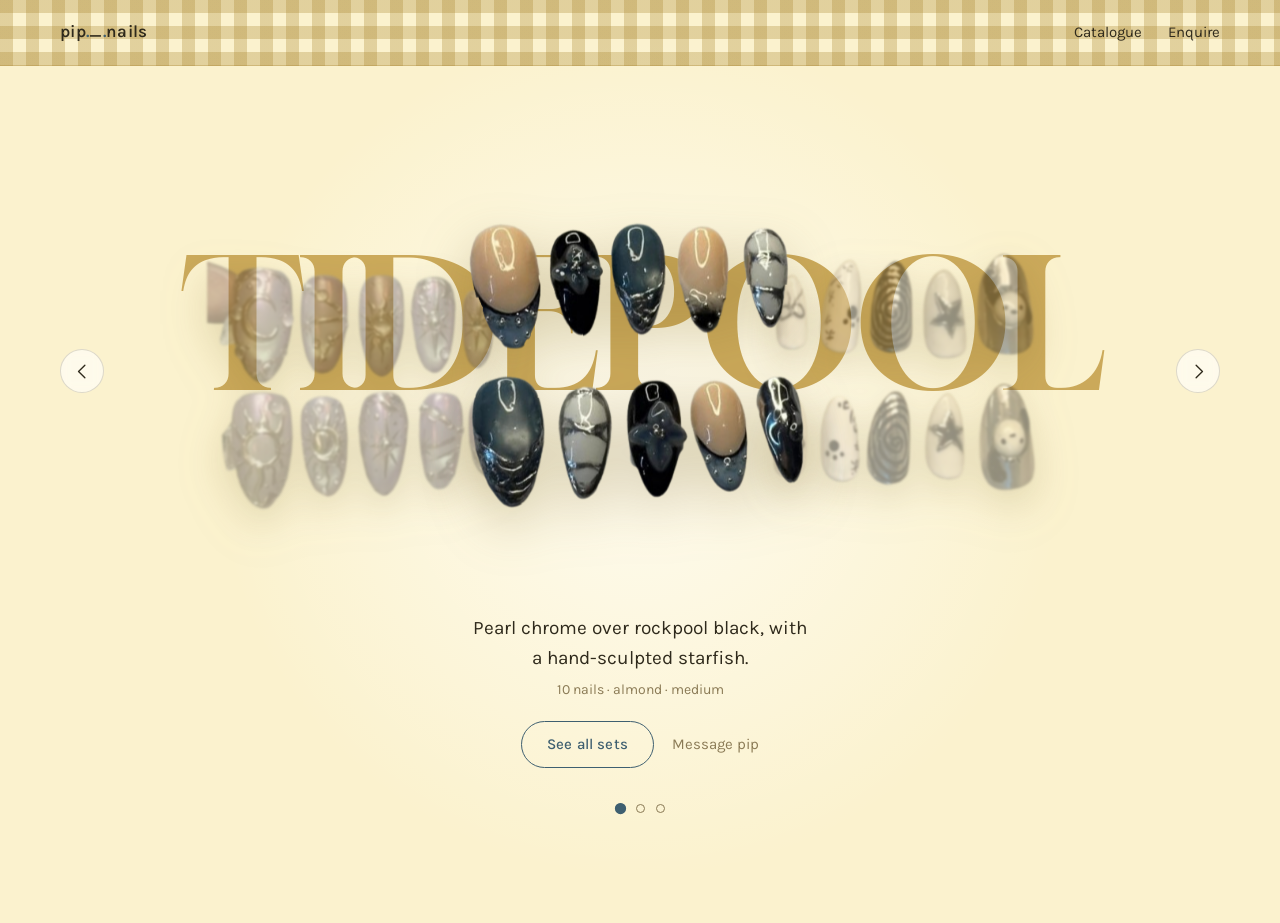
<file: index.html>
<!DOCTYPE html>
<html lang="en">
<head>
<meta charset="utf-8">
<meta name="viewport" content="width=device-width, initial-scale=1">
<title>pip._.nails — handmade press-on sets</title>
<link rel="preconnect" href="https://fonts.googleapis.com">
<link rel="preconnect" href="https://fonts.gstatic.com" crossorigin>
<link href="https://fonts.googleapis.com/css2?family=Gloock&family=Karla:ital,wght@0,400;0,500;0,600;1,400&display=swap" rel="stylesheet">
<link rel="stylesheet" href="styles.css">
</head>
<body>

<header class="topbar">
  <div class="topbar-inner">
    <span class="wordmark">pip<span class="dot">.</span>_<span class="dot">.</span>nails</span>
    <nav class="topnav">
      <a href="catalogue.html">Catalogue</a>
      <a href="https://instagram.com/pip._.nails" target="_blank" rel="noopener">Enquire</a>
    </nav>
  </div>
</header>

<main>
  <section class="hero" aria-label="Featured nail sets">

    <div class="hero-glow" aria-hidden="true"></div>

    <h1 class="setname" aria-live="polite">
      <span class="setname-text" data-setname>Tidepool</span>
    </h1>

    <div class="stage" data-stage>
      <ul class="track" data-track>
        <li class="slide" data-slide>
          <img src="images/tidepool.png" alt="Tidepool press-on set: black and slate nails with pearl chrome, shell ridges and a starfish charm.">
        </li>
        <li class="slide" data-slide>
          <img src="images/spectre.png" alt="Spectre press-on set: bone-cream nails with hand-inked spirals, a bow, a silver star and a small ghost charm.">
        </li>
        <li class="slide" data-slide>
          <img src="images/selene.png" alt="Selene press-on set: lilac chrome nails with moons, suns, starbursts and domed silver studs.">
        </li>
      </ul>

      <button class="arrow arrow-prev" data-prev aria-label="Previous set">
        <svg viewBox="0 0 24 24" aria-hidden="true"><path d="M15 4 7 12l8 8"/></svg>
      </button>
      <button class="arrow arrow-next" data-next aria-label="Next set">
        <svg viewBox="0 0 24 24" aria-hidden="true"><path d="M9 4l8 8-8 8"/></svg>
      </button>
    </div>

    <div class="caption">
      <p class="blurb" data-blurb>Pearl chrome over rockpool black, with a hand-sculpted starfish.</p>
      <p class="spec" data-spec>10 nails · almond · medium</p>
      <a class="cta" href="catalogue.html">See all sets</a>
      <a class="cta-quiet" href="https://ig.me/m/pip._.nails" target="_blank" rel="noopener">Message pip</a>
    </div>

    <div class="dots" role="tablist" aria-label="Choose a set" data-dots></div>

  </section>
</main>

<script src="carousel.js"></script>
</body>
</html>
</file>
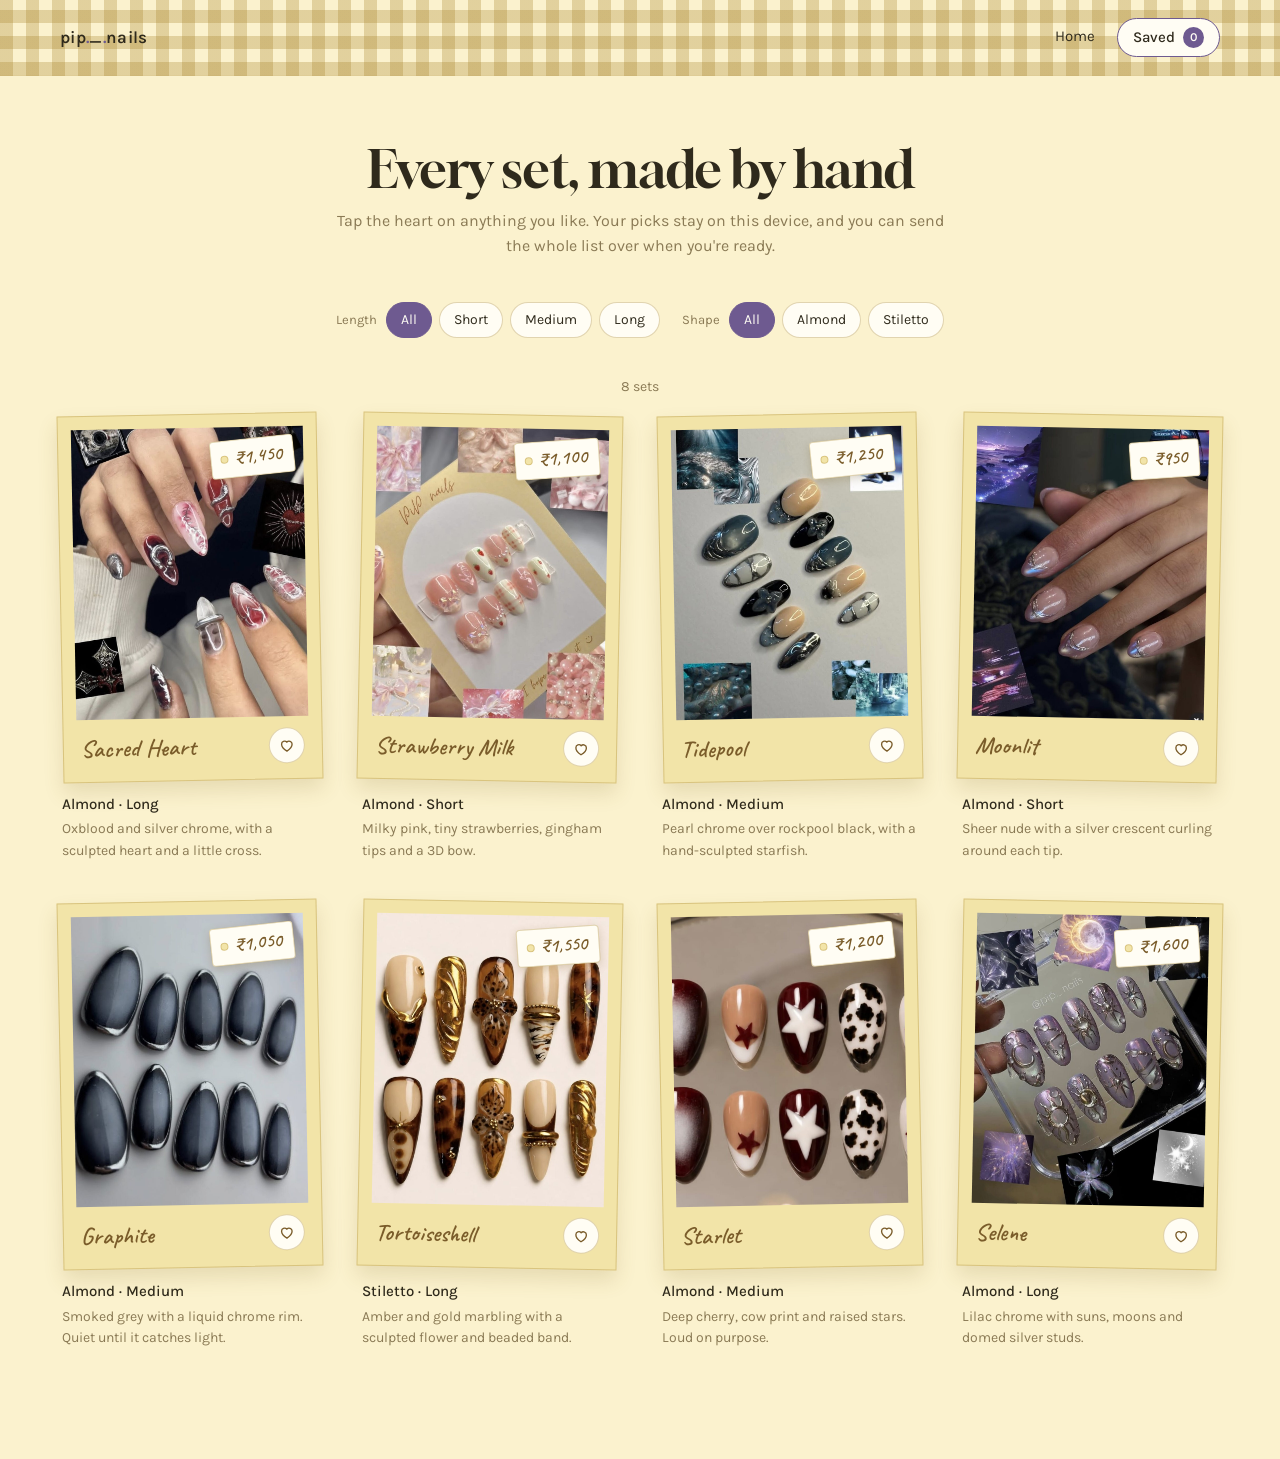
<file: catalogue.html>
<!DOCTYPE html>
<html lang="en">
<head>
<meta charset="utf-8">
<meta name="viewport" content="width=device-width, initial-scale=1">
<title>Catalogue — pip._.nails</title>
<link rel="preconnect" href="https://fonts.googleapis.com">
<link rel="preconnect" href="https://fonts.gstatic.com" crossorigin>
<link href="https://fonts.googleapis.com/css2?family=Caveat:wght@500;600&family=Gloock&family=Karla:wght@400;500;600&display=swap" rel="stylesheet">
<link rel="stylesheet" href="catalogue.css">
</head>
<body>

<header class="topbar">
  <div class="topbar-inner">
    <a class="wordmark" href="index.html">pip<span class="dot">.</span>_<span class="dot">.</span>nails</a>
    <nav class="topnav">
      <a href="index.html">Home</a>
      <button class="saved-toggle" data-open-drawer aria-expanded="false">
        Saved <span class="count" data-count>0</span>
      </button>
    </nav>
  </div>
</header>

<main>
  <div class="page-head">
    <h1>Every set, made by hand</h1>
    <p>Tap the heart on anything you like. Your picks stay on this device, and you can send the whole list over when you're ready.</p>
  </div>

  <div class="filters" data-filters>
    <div class="filter-group" data-group="length">
      <span>Length</span>
      <button class="chip" data-value="all" aria-pressed="true">All</button>
      <button class="chip" data-value="Short" aria-pressed="false">Short</button>
      <button class="chip" data-value="Medium" aria-pressed="false">Medium</button>
      <button class="chip" data-value="Long" aria-pressed="false">Long</button>
    </div>

    <div class="filter-group" data-group="shape">
      <span>Shape</span>
      <button class="chip" data-value="all" aria-pressed="true">All</button>
      <button class="chip" data-value="Almond" aria-pressed="false">Almond</button>
      <button class="chip" data-value="Stiletto" aria-pressed="false">Stiletto</button>
    </div>
  </div>

  <p class="result-count" data-result-count></p>

  <ul class="grid" data-grid></ul>
</main>

<!-- saved drawer -->
<div class="scrim" data-scrim hidden></div>

<aside class="drawer" data-drawer aria-label="Saved sets" hidden>
  <div class="drawer-head">
    <h2>Your picks</h2>
    <button class="icon-btn" data-close-drawer aria-label="Close saved list">
      <svg viewBox="0 0 24 24" aria-hidden="true"><path d="M6 6l12 12M18 6L6 18"/></svg>
    </button>
  </div>

  <div class="drawer-body" data-drawer-body></div>

  <div class="drawer-foot" data-drawer-foot hidden>
    <p class="total">Total <b data-total></b></p>
    <button class="btn-primary" data-enquire>Copy list and message pip</button>
    <button class="btn-quiet" data-clear>Clear all</button>
  </div>
</aside>

<div class="toast" data-toast role="status" aria-live="polite"></div>

<script src="catalogue.js"></script>
</body>
</html>
</file>
<file: styles.css>
/* ── tokens ─────────────────────────────────────────────── */
:root{
  --ink:        #2f2a1c;   /* warm near-brown, softer than black on cream */
  --muted:      #8a7a55;
  --line:       rgba(47,42,28,.16);

  /* set-specific, swapped by carousel.js */
  --bg:         #fbf2ce;   /* page ground */
  --word:       #f0e0a4;   /* the giant set name, tone-on-tone */
  --accent:     #3e5f70;   /* dots, button, underlines */
  --accent-dim: #3e5f7029;
}

*{box-sizing:border-box}

html,body{margin:0;padding:0}

body{
  background:var(--bg);
  color:var(--ink);
  font-family:"Karla",-apple-system,BlinkMacSystemFont,"Segoe UI",sans-serif;
  font-size:16px;
  line-height:1.55;
  -webkit-font-smoothing:antialiased;
  overflow-x:hidden;
  transition:background 1.1s ease;
}

a{color:inherit}

:focus-visible{
  outline:2px solid var(--accent);
  outline-offset:3px;
  border-radius:2px;
}

/* ── top bar ────────────────────────────────────────────── */
/* Gingham is two sets of translucent bands crossing each other: where they
   overlap you get the dark square, where one runs alone the mid tone, and the
   page colour shows through as the light square. Because that light square is
   the page itself, the check re-tints as the set changes. */
.topbar{
  --check: 13px;
  --thread: rgba(168,132,44,.30);

  width:100%;
  position:relative;
  z-index:5;
  border-bottom:1px solid rgba(168,132,44,.32);
  background-image:
    repeating-linear-gradient(90deg,
      var(--thread) 0 var(--check), transparent 0 calc(var(--check) * 2)),
    repeating-linear-gradient(0deg,
      var(--thread) 0 var(--check), transparent 0 calc(var(--check) * 2));
}

.topbar-inner{
  width:min(1160px,92vw);
  margin:0 auto;
  padding:18px 0;
  display:flex;
  align-items:baseline;
  justify-content:space-between;
  gap:20px;
}

.wordmark{
  font-size:1.0625rem;
  letter-spacing:.02em;
  font-weight:600;
}
.wordmark .dot{color:var(--accent);transition:color 1.1s ease}

.topnav{display:flex;gap:26px}
.topnav a{
  text-decoration:none;
  color:var(--ink);
  font-size:.9375rem;
  padding-bottom:2px;
  border-bottom:1px solid transparent;
  transition:border-color .25s ease;
}
.topnav a:hover{border-bottom-color:var(--accent)}

/* ── hero shell ─────────────────────────────────────────── */
.hero{
  width:min(1160px,92vw);
  margin:0 auto;
  min-height:calc(100svh - 60px);
  padding:clamp(20px,5vh,56px) 0 40px;
  display:flex;
  flex-direction:column;
  align-items:center;
  justify-content:center;
  position:relative;
  text-align:center;
}

/* soft pool of light the nails sit in */
.hero-glow{
  position:absolute;
  top:46%;
  left:50%;
  width:min(940px,120vw);
  aspect-ratio:1;
  translate:-50% -50%;
  background:radial-gradient(circle at 50% 50%,
              rgba(255,253,244,.85) 0%,
              rgba(255,253,244,0) 64%);
  pointer-events:none;
  z-index:0;
}

/* ── the big set name, sitting behind the nails ─────────── */
.setname{
  margin:0;
  position:absolute;
  top:clamp(84px,20vh,190px);
  left:0;
  right:0;
  z-index:1;
  pointer-events:none;
  font-family:"Gloock",Georgia,serif;
  font-weight:400;
  font-size:clamp(3.6rem,15.5vw,11.25rem);
  line-height:.86;
  letter-spacing:-.025em;
  text-transform:uppercase;
  color:var(--word);
  transition:color 1.1s ease;
}

.setname-text{
  display:inline-block;
  transition:opacity .5s ease,transform .5s ease;
}
.setname-text.is-out{opacity:0;transform:translateY(14px)}

/* ── carousel stage ─────────────────────────────────────── */
.stage{
  position:relative;
  z-index:2;
  width:100%;
  height:clamp(300px,46vh,460px);
  perspective:1400px;
  touch-action:pan-y;
}

.track{
  list-style:none;
  margin:0;
  padding:0;
  position:absolute;
  inset:0;
  transform-style:preserve-3d;
}

.slide{
  position:absolute;
  top:50%;
  left:50%;
  width:clamp(250px,36vw,430px);
  translate:-50% -50%;
  transition:transform 1.05s cubic-bezier(.33,.06,.2,1),
             opacity   1.05s ease,
             filter    1.05s ease;
  will-change:transform,opacity;
}

/* used for a single frame when a slide wraps round the back */
.slide.no-anim{transition:none}

.slide img{
  display:block;
  width:100%;
  height:auto;
  /* warm shadow so the cut-outs sit on the cream rather than float over it */
  filter:drop-shadow(0 20px 26px rgba(122,98,34,.30));
}

/* positional states, applied by carousel.js */
.slide[data-pos="0"]{
  transform:translateZ(0) scale(1);
  opacity:1;
  z-index:3;
}
.slide[data-pos="-1"]{
  transform:translateX(-72%) translateZ(-220px) rotateY(26deg) scale(.86);
  opacity:.42;
  z-index:2;
  filter:blur(1.4px) drop-shadow(0 14px 18px rgba(122,98,34,.18));
}
.slide[data-pos="1"]{
  transform:translateX(72%) translateZ(-220px) rotateY(-26deg) scale(.86);
  opacity:.42;
  z-index:2;
  filter:blur(1.4px) drop-shadow(0 14px 18px rgba(122,98,34,.18));
}

/* ── arrows ─────────────────────────────────────────────── */
.arrow{
  position:absolute;
  top:50%;
  translate:0 -50%;
  z-index:4;
  width:44px;
  height:44px;
  display:grid;
  place-items:center;
  background:rgba(255,253,244,.78);
  border:1px solid var(--line);
  border-radius:50%;
  color:var(--ink);
  cursor:pointer;
  backdrop-filter:blur(6px);
  transition:background .25s ease,border-color .25s ease;
}
.arrow:hover{background:#fffdf4;border-color:var(--accent)}
.arrow svg{width:19px;height:19px;fill:none;stroke:currentColor;stroke-width:1.7;stroke-linecap:round;stroke-linejoin:round}
.arrow-prev{left:0}
.arrow-next{right:0}

/* ── caption ────────────────────────────────────────────── */
.caption{
  position:relative;
  z-index:3;
  margin-top:clamp(18px,4vh,40px);
  max-width:34ch;
}

.blurb{
  margin:0 0 6px;
  font-size:clamp(1rem,2.3vw,1.1875rem);
  transition:opacity .5s ease;
}
.spec{
  margin:0 0 20px;
  font-size:.875rem;
  color:var(--muted);
  transition:opacity .5s ease;
}
.blurb.is-out,.spec.is-out{opacity:0}

.cta{
  display:inline-block;
  padding:11px 25px;
  border:1px solid var(--accent);
  border-radius:999px;
  text-decoration:none;
  font-size:.9375rem;
  font-weight:500;
  letter-spacing:.01em;
  color:var(--accent);
  transition:background .3s ease,color .3s ease,border-color .9s ease;
}
.cta:hover{background:var(--accent);color:#fffdf4}

.cta-quiet{
  display:inline-block;
  margin-left:14px;
  font-size:.9375rem;
  color:var(--muted);
  text-decoration:none;
  border-bottom:1px solid transparent;
  transition:color .25s ease,border-color .25s ease;
}
.cta-quiet:hover{color:var(--ink);border-bottom-color:var(--accent)}

/* ── dots ───────────────────────────────────────────────── */
.dots{
  position:relative;
  z-index:3;
  margin-top:clamp(20px,4vh,36px);
  display:flex;
  gap:11px;
}

.dot-btn{
  width:9px;
  height:9px;
  padding:0;
  border:1px solid var(--muted);
  border-radius:50%;
  background:transparent;
  cursor:pointer;
  transition:background .3s ease,border-color .3s ease,transform .3s ease;
}
.dot-btn[aria-selected="true"]{
  background:var(--accent);
  border-color:var(--accent);
  transform:scale(1.25);
}

/* ── narrow screens ─────────────────────────────────────── */
@media (max-width:640px){
  .topbar{--check:10px}
  .topbar-inner{padding:15px 0}
  .topnav{gap:18px}
  .slide[data-pos="-1"]{transform:translateX(-80%) translateZ(-260px) rotateY(30deg) scale(.7);opacity:.3}
  .slide[data-pos="1"]{transform:translateX(80%) translateZ(-260px) rotateY(-30deg) scale(.7);opacity:.3}
  .arrow{width:38px;height:38px}
}

/* ── reduced motion ─────────────────────────────────────── */
@media (prefers-reduced-motion:reduce){
  body,.slide,.setname,.setname-text,.blurb,.spec{transition-duration:.01ms}
}
</file>
<file: catalogue.css>
/* ── tokens ─────────────────────────────────────────────── */
:root{
  --bg:      #fbf2ce;
  --ink:     #2f2a1c;
  --muted:   #8a7a55;
  --accent:  #6e5a90;
  --frame:   #f2e4a8;   /* the polaroid card */
  --frame-edge: rgba(168,132,44,.34);
  --paper:   #fffdf4;
  --line:    rgba(47,42,28,.16);
}

*{box-sizing:border-box}
html,body{margin:0;padding:0}

/* A component's own `display` beats the browser's default for [hidden],
   so anything using the attribute needs this or it never hides. */
[hidden]{display:none !important}

body{
  background:var(--bg);
  color:var(--ink);
  font-family:"Karla",-apple-system,BlinkMacSystemFont,"Segoe UI",sans-serif;
  font-size:16px;
  line-height:1.55;
  -webkit-font-smoothing:antialiased;
}

a{color:inherit}

:focus-visible{outline:2px solid var(--accent);outline-offset:3px;border-radius:3px}

/* ── header (gingham, matching the hero) ────────────────── */
.topbar{
  --check:13px;
  --thread:rgba(168,132,44,.30);
  width:100%;
  position:sticky;
  top:0;
  z-index:20;
  background-color:var(--bg);
  border-bottom:1px solid var(--frame-edge);
  background-image:
    repeating-linear-gradient(90deg,
      var(--thread) 0 var(--check), transparent 0 calc(var(--check) * 2)),
    repeating-linear-gradient(0deg,
      var(--thread) 0 var(--check), transparent 0 calc(var(--check) * 2));
}

.topbar-inner{
  width:min(1160px,92vw);
  margin:0 auto;
  padding:18px 0;
  display:flex;
  align-items:center;
  justify-content:space-between;
  gap:20px;
}

.wordmark{
  font-size:1.0625rem;
  letter-spacing:.02em;
  font-weight:600;
  text-decoration:none;
}
.wordmark .dot{color:var(--accent)}

.topnav{display:flex;align-items:center;gap:22px}
.topnav a{
  text-decoration:none;
  font-size:.9375rem;
  padding-bottom:2px;
  border-bottom:1px solid transparent;
  transition:border-color .25s ease;
}
.topnav a:hover{border-bottom-color:var(--accent)}

.saved-toggle{
  font:inherit;
  font-size:.9375rem;
  font-weight:500;
  display:inline-flex;
  align-items:center;
  gap:8px;
  padding:7px 15px;
  border:1px solid var(--accent);
  border-radius:999px;
  background:var(--paper);
  color:var(--ink);
  cursor:pointer;
  transition:background .25s ease;
}
.saved-toggle:hover{background:#fff}
.count{
  min-width:21px;
  height:21px;
  padding:0 6px;
  display:grid;
  place-items:center;
  border-radius:999px;
  background:var(--accent);
  color:var(--paper);
  font-size:.75rem;
  font-weight:600;
}

/* ── page head ──────────────────────────────────────────── */
.page-head{
  width:min(1160px,92vw);
  margin:clamp(38px,7vw,66px) auto clamp(28px,5vw,44px);
  max-width:min(620px,92vw);
  text-align:center;
}
.page-head h1{
  margin:0 0 12px;
  font-family:"Gloock",Georgia,serif;
  font-weight:400;
  font-size:clamp(2rem,5.4vw,3.25rem);
  line-height:1.05;
  letter-spacing:-.015em;
}
.page-head p{
  margin:0;
  color:var(--muted);
  font-size:1rem;
}

/* ── filters ────────────────────────────────────────────── */
.filters{
  width:min(1160px,92vw);
  margin:0 auto clamp(26px,4vw,38px);
  display:flex;
  flex-wrap:wrap;
  align-items:center;
  justify-content:center;
  gap:22px;
}

.filter-group{display:flex;align-items:center;flex-wrap:wrap;gap:7px}
.filter-group > span{
  font-size:.8125rem;
  color:var(--muted);
  margin-right:2px;
}

.chip{
  font:inherit;
  font-size:.875rem;
  padding:6px 14px;
  border:1px solid var(--frame-edge);
  border-radius:999px;
  background:var(--paper);
  color:var(--ink);
  cursor:pointer;
  transition:background .2s ease,border-color .2s ease,color .2s ease;
}
.chip:hover{border-color:var(--accent)}
.chip[aria-pressed="true"]{
  background:var(--accent);
  border-color:var(--accent);
  color:var(--paper);
}

.result-count{
  width:min(1160px,92vw);
  margin:0 auto 16px;
  text-align:center;
  font-size:.875rem;
  color:var(--muted);
}

.no-match{
  grid-column:1/-1;
  text-align:center;
  color:var(--muted);
  padding:40px 0;
}

/* ── grid ───────────────────────────────────────────────── */
.grid{
  width:min(1160px,92vw);
  margin:0 auto clamp(60px,10vw,110px);
  padding:0;
  list-style:none;
  display:grid;
  grid-template-columns:repeat(auto-fill,minmax(232px,1fr));
  gap:clamp(24px,3.4vw,40px);
}

/* ── the polaroid ───────────────────────────────────────── */
.card{position:relative}

.polaroid{
  background:var(--frame);
  border:1px solid var(--frame-edge);
  /* the wide lower lip is what makes it read as a polaroid */
  padding:13px 13px 0;
  box-shadow:0 10px 20px rgba(122,98,34,.16);
  transition:transform .3s ease, box-shadow .3s ease;
}
/* a slight pinned-up tilt, alternating down the grid */
.card:nth-child(odd)  .polaroid{transform:rotate(-1.1deg)}
.card:nth-child(even) .polaroid{transform:rotate(1.1deg)}
.card:hover .polaroid,
.card:focus-within .polaroid{
  transform:rotate(0deg) translateY(-4px);
  box-shadow:0 16px 28px rgba(122,98,34,.22);
}

.shot-wrap{position:relative}

.tag{
  position:absolute;
  top:11px;
  right:9px;
  display:inline-flex;
  align-items:center;
  gap:6px;
  padding:3px 11px 3px 9px;
  background:var(--paper);
  border:1px solid var(--frame-edge);
  border-radius:4px;
  transform:rotate(-5deg);
  box-shadow:0 3px 8px rgba(122,98,34,.24);
  font-family:"Caveat",cursive;
  font-size:1.2rem;
  font-weight:600;
  color:#7a5c2a;
  white-space:nowrap;
}
/* the punched hole a real swing tag has */
.tag::before{
  content:"";
  width:6px;
  height:6px;
  border-radius:50%;
  background:var(--frame);
  border:1px solid var(--frame-edge);
}

.shot{
  display:block;
  width:100%;
  aspect-ratio:4/5;
  object-fit:cover;
  background:var(--paper);
}

.lip{
  padding:11px 4px 15px;
  display:flex;
  align-items:center;
  justify-content:space-between;
  gap:10px;
}

.setname{
  font-family:"Caveat",cursive;
  font-size:1.5rem;
  line-height:1.1;
  font-weight:600;
  color:#7a5c2a;
}

.detail{
  margin:12px 2px 0;
  font-size:.875rem;
  color:var(--muted);
}
.detail strong{
  display:block;
  color:var(--ink);
  font-weight:500;
  font-size:.9375rem;
  margin-bottom:2px;
}

/* ── heart ──────────────────────────────────────────────── */
.heart{
  flex:none;
  width:36px;
  height:36px;
  display:grid;
  place-items:center;
  padding:0;
  border:1px solid var(--frame-edge);
  border-radius:50%;
  background:var(--paper);
  cursor:pointer;
  transition:background .2s ease,border-color .2s ease,transform .2s ease;
}
.heart svg{width:18px;height:18px;fill:none;stroke:#7a5c2a;stroke-width:1.8;stroke-linejoin:round}
.heart:hover{transform:scale(1.08)}
.heart[aria-pressed="true"]{background:#e9647c;border-color:#e9647c}
.heart[aria-pressed="true"] svg{fill:var(--paper);stroke:var(--paper)}

/* ── drawer ─────────────────────────────────────────────── */
.scrim{
  position:fixed;
  inset:0;
  z-index:30;
  background:rgba(47,42,28,.36);
  backdrop-filter:blur(2px);
}

.drawer{
  position:fixed;
  top:0;
  right:0;
  z-index:31;
  width:min(392px,100vw);
  height:100dvh;
  background:var(--paper);
  border-left:1px solid var(--frame-edge);
  box-shadow:-14px 0 34px rgba(122,98,34,.18);
  display:flex;
  flex-direction:column;
}

.drawer-head{
  padding:20px 22px;
  border-bottom:1px solid var(--line);
  display:flex;
  align-items:center;
  justify-content:space-between;
}
.drawer-head h2{
  margin:0;
  font-family:"Gloock",Georgia,serif;
  font-weight:400;
  font-size:1.4rem;
}

.icon-btn{
  width:34px;height:34px;
  display:grid;place-items:center;
  padding:0;border:none;border-radius:50%;
  background:transparent;cursor:pointer;color:var(--ink);
  transition:background .2s ease;
}
.icon-btn:hover{background:rgba(47,42,28,.07)}
.icon-btn svg{width:18px;height:18px;fill:none;stroke:currentColor;stroke-width:1.8;stroke-linecap:round}

.drawer-body{flex:1;overflow-y:auto;padding:16px 22px}

.saved-row{
  display:flex;
  align-items:center;
  gap:13px;
  padding:11px 0;
  border-bottom:1px solid var(--line);
}
.saved-row img{
  width:52px;height:64px;
  object-fit:cover;
  border:3px solid var(--frame);
  flex:none;
}
.saved-row .meta{flex:1;min-width:0}
.saved-row .meta b{display:block;font-weight:600;font-size:.9375rem}
.saved-row .meta span{font-size:.8125rem;color:var(--muted)}

.empty{
  margin:36px 0 0;
  text-align:center;
  color:var(--muted);
  font-size:.9375rem;
}

.total{
  display:flex;
  align-items:baseline;
  justify-content:space-between;
  padding:14px 0 4px;
  font-size:.9375rem;
}
.total b{font-family:"Caveat",cursive;font-size:1.5rem;color:#7a5c2a}

.saved-row .price{
  font-family:"Caveat",cursive;
  font-size:1.2rem;
  color:#7a5c2a;
  flex:none;
}

.drawer-foot{
  padding:18px 22px;
  border-top:1px solid var(--line);
  display:grid;
  gap:9px;
}

.btn-primary{
  font:inherit;
  font-weight:600;
  padding:12px 18px;
  border:none;
  border-radius:999px;
  background:var(--accent);
  color:var(--paper);
  cursor:pointer;
  transition:filter .2s ease;
}
.btn-primary:hover{filter:brightness(1.1)}

.btn-quiet{
  font:inherit;
  font-size:.875rem;
  padding:7px;
  border:none;
  background:transparent;
  color:var(--muted);
  cursor:pointer;
  text-decoration:underline;
  text-underline-offset:3px;
}
.btn-quiet:hover{color:var(--ink)}

/* ── toast ──────────────────────────────────────────────── */
.toast{
  position:fixed;
  left:50%;
  bottom:26px;
  translate:-50% 0;
  z-index:40;
  padding:11px 20px;
  border-radius:999px;
  background:var(--ink);
  color:var(--paper);
  font-size:.9rem;
  opacity:0;
  pointer-events:none;
  transition:opacity .28s ease, translate .28s ease;
}
.toast.show{opacity:1;translate:-50% -8px}

/* ── small screens ──────────────────────────────────────── */
@media (max-width:640px){
  .topbar{--check:10px}
  .topbar-inner{padding:14px 0}
  .grid{grid-template-columns:repeat(auto-fill,minmax(150px,1fr));gap:18px}
  .setname{font-size:1.25rem}
  .heart{width:32px;height:32px}
  .polaroid{padding:9px 9px 0}
}

@media (prefers-reduced-motion:reduce){
  .polaroid,.heart,.toast{transition-duration:.01ms}
  .card:nth-child(odd) .polaroid,
  .card:nth-child(even) .polaroid{transform:none}
}
</file>
